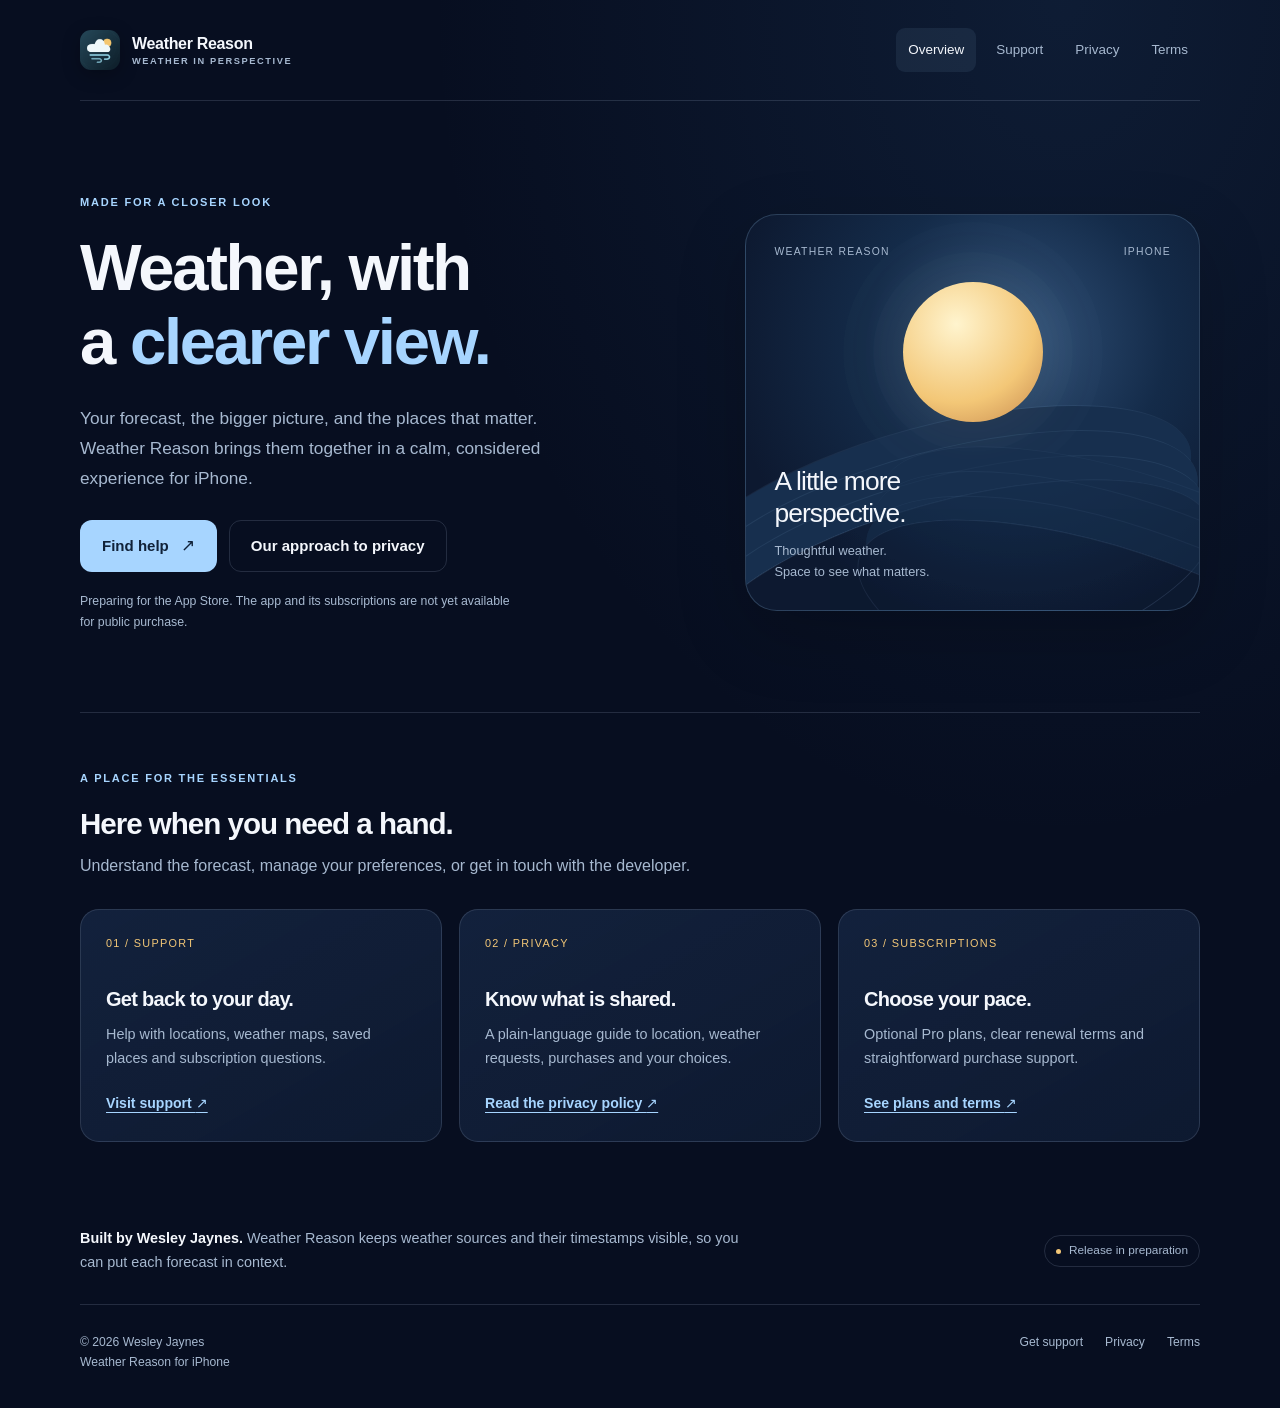
<file: index.html>
<!doctype html>
<html lang="en"><head><meta charset="utf-8"><meta name="viewport" content="width=device-width, initial-scale=1"><meta name="theme-color" content="#070e20"><title>A clearer view of your weather · Weather Reason</title><meta name="description" content="Support, privacy and subscription information for Weather Reason, an iPhone weather app by Wesley Jaynes."><link rel="canonical" href="https://shinywesley.github.io/weather-reason-support/"><link rel="icon" href="assets/app-icon.png" type="image/png"><link rel="apple-touch-icon" href="assets/app-icon.png"><link rel="stylesheet" href="assets/site.css"></head>
<body><a class="skip" href="#main">Skip to content</a><div class="wrap"><header class="site-header"><a class="brand" href="index.html" aria-label="Weather Reason home"><img src="assets/app-icon.png" width="40" height="40" alt=""><span>Weather Reason<small>Weather in perspective</small></span></a><nav class="nav" aria-label="Main navigation"><a href="index.html" aria-current="page">Overview</a><a href="support.html">Support</a><a href="privacy.html">Privacy</a><a href="terms.html">Terms</a></nav></header>
<main id="main">
<section class="hero"><div><p class="eyebrow">Made for a closer look</p><h1>Weather, with<br> a <em>clearer view.</em></h1><p class="intro">Your forecast, the bigger picture, and the places that matter. Weather Reason brings them together in a calm, considered experience for iPhone.</p><div class="actions"><a class="button" href="support.html">Find help <span class="arrow" aria-hidden="true">↗</span></a><a class="button secondary" href="privacy.html">Our approach to privacy</a></div><p class="availability">Preparing for the App Store. The app and its subscriptions are not yet available for public purchase.</p></div><div class="atmosphere" aria-label="Decorative illustration of a sun above atmospheric contour lines"><div class="atmosphere-top"><span>Weather Reason</span><span>iPhone</span></div><div class="orbit" aria-hidden="true"></div><div class="atmosphere-caption"><strong>A little more<br> perspective.</strong><p>Thoughtful weather.<br> Space to see what matters.</p></div></div></section>
<section class="section" aria-labelledby="help-title"><p class="eyebrow">A place for the essentials</p><h2 class="section-title" id="help-title">Here when you need a hand.</h2><p class="section-intro">Understand the forecast, manage your preferences, or get in touch with the developer.</p><div class="cards"><div class="card"><span class="card-number">01 / SUPPORT</span><h3>Get back to your day.</h3><p>Help with locations, weather maps, saved places and subscription questions.</p><a href="support.html">Visit support <span aria-hidden="true">↗</span></a></div><div class="card"><span class="card-number">02 / PRIVACY</span><h3>Know what is shared.</h3><p>A plain-language guide to location, weather requests, purchases and your choices.</p><a href="privacy.html">Read the privacy policy <span aria-hidden="true">↗</span></a></div><div class="card"><span class="card-number">03 / SUBSCRIPTIONS</span><h3>Choose your pace.</h3><p>Optional Pro plans, clear renewal terms and straightforward purchase support.</p><a href="terms.html">See plans and terms <span aria-hidden="true">↗</span></a></div></div></section>
<div class="trust-row"><p><strong>Built by Wesley Jaynes.</strong> Weather Reason keeps weather sources and their timestamps visible, so you can put each forecast in context.</p><span class="pill">Release in preparation</span></div>
</main><footer class="site-footer"><p>© 2026 Wesley Jaynes<br> Weather Reason for iPhone</p><nav class="footer-links" aria-label="Footer"><a href="support.html">Get support</a><a href="privacy.html">Privacy</a><a href="terms.html">Terms</a></nav></footer></div></body></html>
</file>
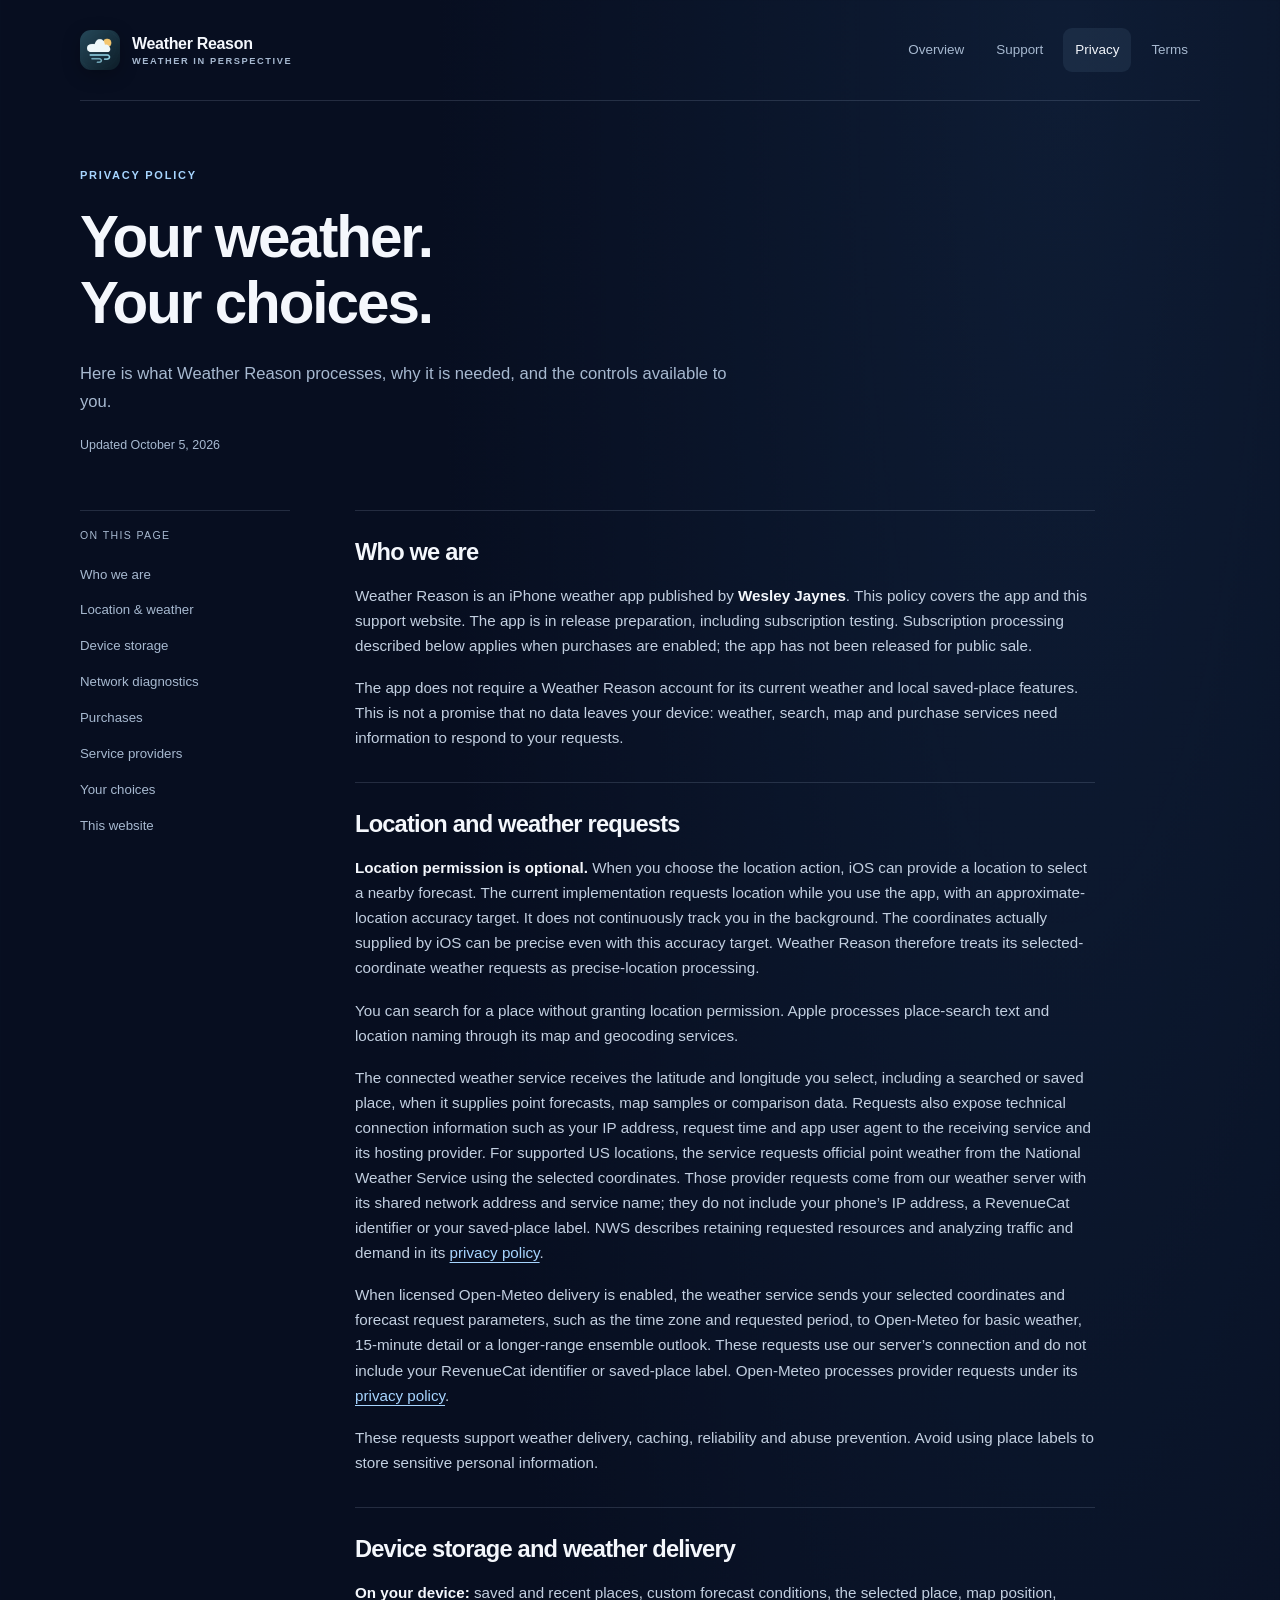
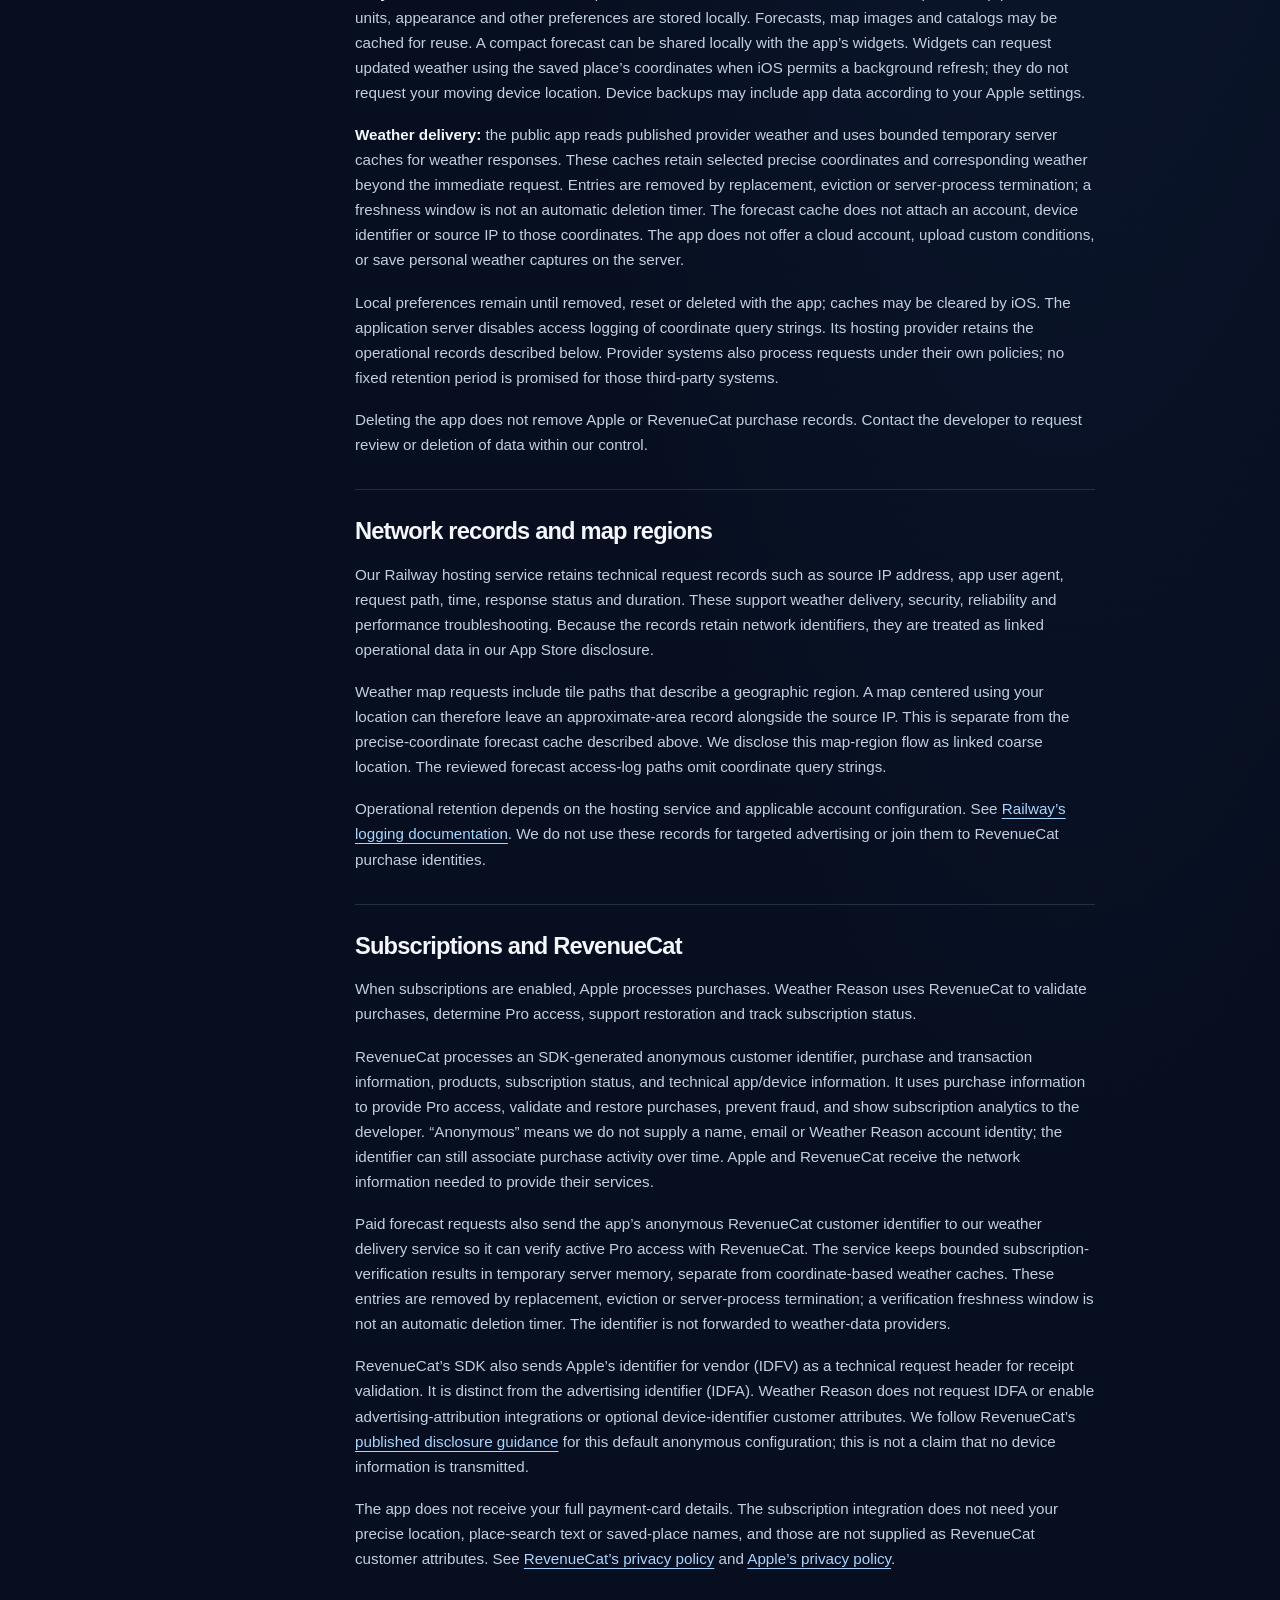
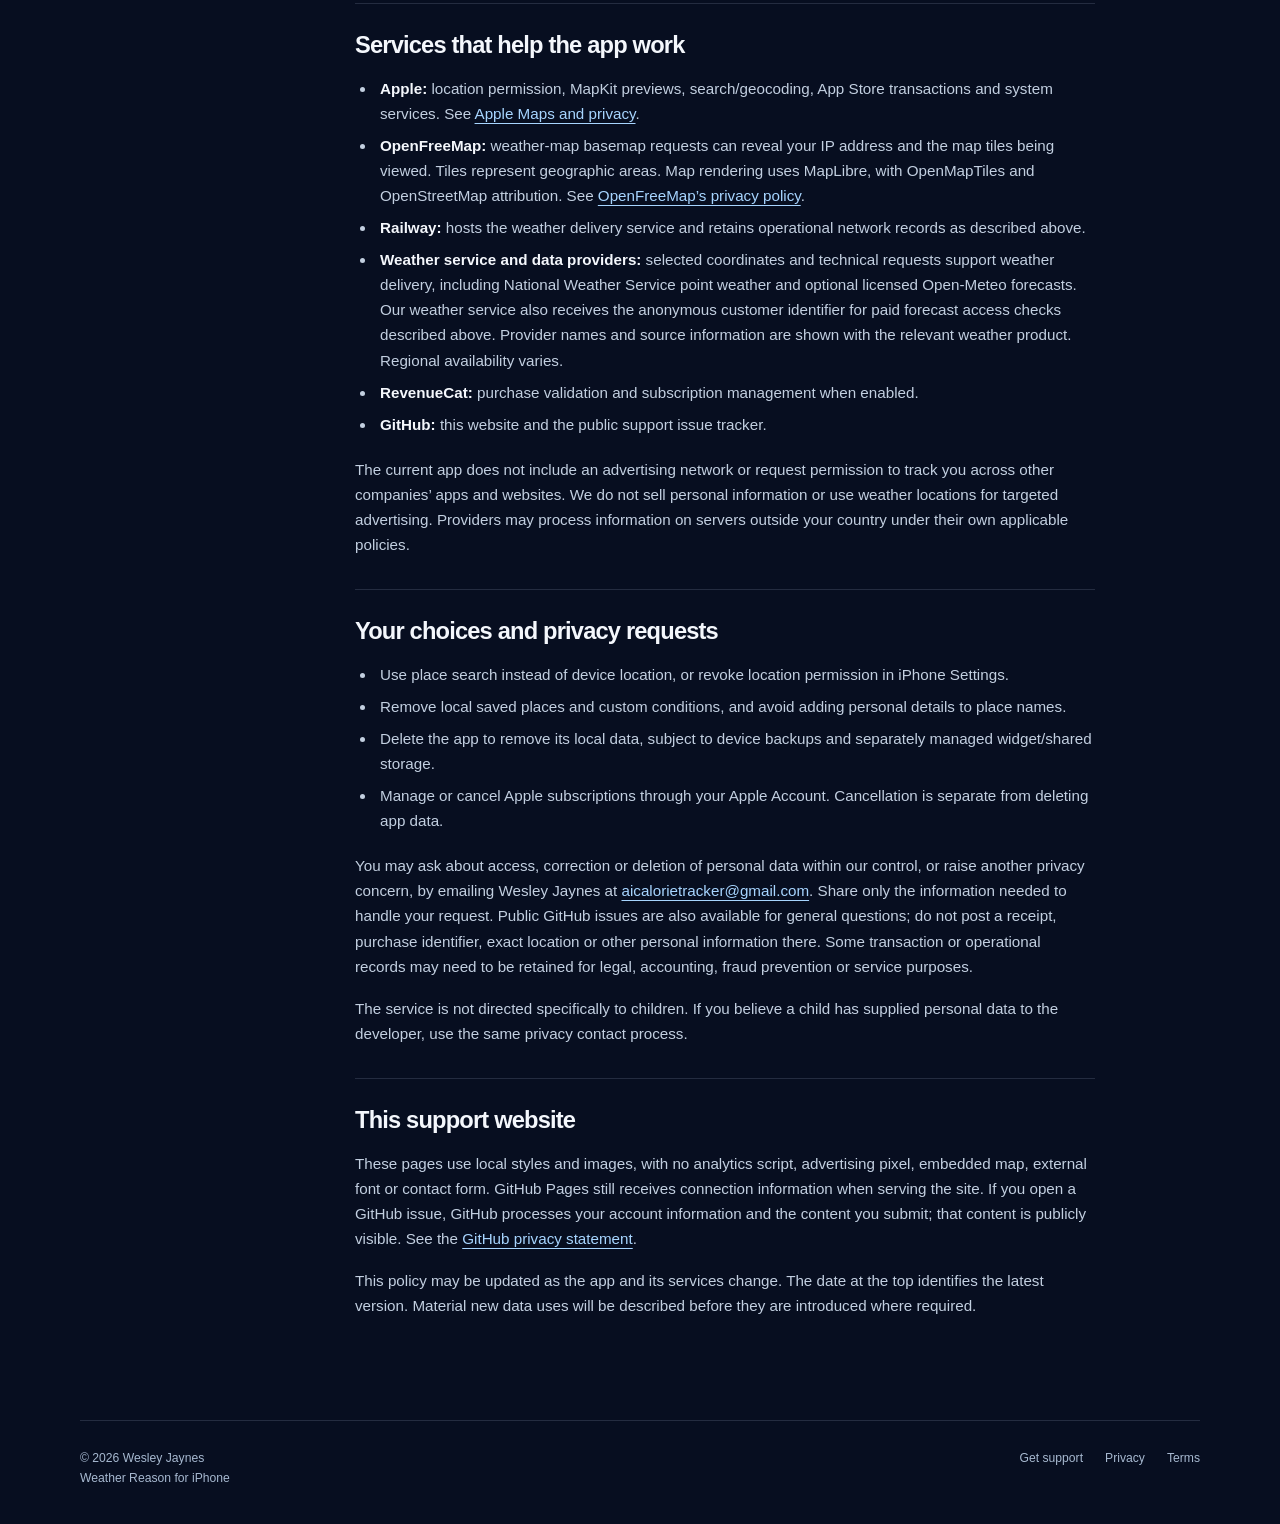
<file: privacy.html>
<!doctype html>
<html lang="en"><head><meta charset="utf-8"><meta name="viewport" content="width=device-width, initial-scale=1"><meta name="theme-color" content="#070e20"><title>Privacy policy · Weather Reason</title><meta name="description" content="How Weather Reason handles optional location, saved places, weather requests and subscription information."><link rel="canonical" href="https://shinywesley.github.io/weather-reason-support/privacy.html"><link rel="icon" href="assets/app-icon.png" type="image/png"><link rel="apple-touch-icon" href="assets/app-icon.png"><link rel="stylesheet" href="assets/site.css"></head>
<body><a class="skip" href="#main">Skip to content</a><div class="wrap"><header class="site-header"><a class="brand" href="index.html" aria-label="Weather Reason home"><img src="assets/app-icon.png" width="40" height="40" alt=""><span>Weather Reason<small>Weather in perspective</small></span></a><nav class="nav" aria-label="Main navigation"><a href="index.html">Overview</a><a href="support.html">Support</a><a href="privacy.html" aria-current="page">Privacy</a><a href="terms.html">Terms</a></nav></header>
<main id="main"><header class="page-heading"><p class="eyebrow">Privacy policy</p><h1>Your weather.<br> Your choices.</h1><p class="intro">Here is what Weather Reason processes, why it is needed, and the controls available to you.</p><p class="meta">Updated October 5, 2026</p></header><div class="article-layout"><aside class="contents" aria-label="On this page"><p>On this page</p><a href="#scope">Who we are</a><a href="#location">Location & weather</a><a href="#storage">Device storage</a><a href="#diagnostics">Network diagnostics</a><a href="#purchases">Purchases</a><a href="#providers">Service providers</a><a href="#choices">Your choices</a><a href="#website">This website</a></aside><article class="prose">
<section id="scope"><h2>Who we are</h2><p>Weather Reason is an iPhone weather app published by <strong>Wesley Jaynes</strong>. This policy covers the app and this support website. The app is in release preparation, including subscription testing. Subscription processing described below applies when purchases are enabled; the app has not been released for public sale.</p><p>The app does not require a Weather Reason account for its current weather and local saved-place features. This is not a promise that no data leaves your device: weather, search, map and purchase services need information to respond to your requests.</p></section>
<section id="location"><h2>Location and weather requests</h2><p><strong>Location permission is optional.</strong> When you choose the location action, iOS can provide a location to select a nearby forecast. The current implementation requests location while you use the app, with an approximate-location accuracy target. It does not continuously track you in the background. The coordinates actually supplied by iOS can be precise even with this accuracy target. Weather Reason therefore treats its selected-coordinate weather requests as precise-location processing.</p><p>You can search for a place without granting location permission. Apple processes place-search text and location naming through its map and geocoding services.</p><p>The connected weather service receives the latitude and longitude you select, including a searched or saved place, when it supplies point forecasts, map samples or comparison data. Requests also expose technical connection information such as your IP address, request time and app user agent to the receiving service and its hosting provider. For supported US locations, the service requests official point weather from the National Weather Service using the selected coordinates. Those provider requests come from our weather server with its shared network address and service name; they do not include your phone’s IP address, a RevenueCat identifier or your saved-place label. NWS describes retaining requested resources and analyzing traffic and demand in its <a href="https://www.weather.gov/privacy">privacy policy</a>.</p><p>When licensed Open-Meteo delivery is enabled, the weather service sends your selected coordinates and forecast request parameters, such as the time zone and requested period, to Open-Meteo for basic weather, 15-minute detail or a longer-range ensemble outlook. These requests use our server’s connection and do not include your RevenueCat identifier or saved-place label. Open-Meteo processes provider requests under its <a href="https://open-meteo.com/en/terms#privacy">privacy policy</a>.</p><p>These requests support weather delivery, caching, reliability and abuse prevention. Avoid using place labels to store sensitive personal information.</p></section>
<section id="storage"><h2>Device storage and weather delivery</h2><p><strong>On your device:</strong> saved and recent places, custom forecast conditions, the selected place, map position, units, appearance and other preferences are stored locally. Forecasts, map images and catalogs may be cached for reuse. A compact forecast can be shared locally with the app’s widgets. Widgets can request updated weather using the saved place’s coordinates when iOS permits a background refresh; they do not request your moving device location. Device backups may include app data according to your Apple settings.</p><p><strong>Weather delivery:</strong> the public app reads published provider weather and uses bounded temporary server caches for weather responses. These caches retain selected precise coordinates and corresponding weather beyond the immediate request. Entries are removed by replacement, eviction or server-process termination; a freshness window is not an automatic deletion timer. The forecast cache does not attach an account, device identifier or source IP to those coordinates. The app does not offer a cloud account, upload custom conditions, or save personal weather captures on the server.</p><p>Local preferences remain until removed, reset or deleted with the app; caches may be cleared by iOS. The application server disables access logging of coordinate query strings. Its hosting provider retains the operational records described below. Provider systems also process requests under their own policies; no fixed retention period is promised for those third-party systems.</p><p>Deleting the app does not remove Apple or RevenueCat purchase records. Contact the developer to request review or deletion of data within our control.</p></section>
<section id="diagnostics"><h2>Network records and map regions</h2><p>Our Railway hosting service retains technical request records such as source IP address, app user agent, request path, time, response status and duration. These support weather delivery, security, reliability and performance troubleshooting. Because the records retain network identifiers, they are treated as linked operational data in our App Store disclosure.</p><p>Weather map requests include tile paths that describe a geographic region. A map centered using your location can therefore leave an approximate-area record alongside the source IP. This is separate from the precise-coordinate forecast cache described above. We disclose this map-region flow as linked coarse location. The reviewed forecast access-log paths omit coordinate query strings.</p><p>Operational retention depends on the hosting service and applicable account configuration. See <a href="https://docs.railway.com/observability/logs">Railway’s logging documentation</a>. We do not use these records for targeted advertising or join them to RevenueCat purchase identities.</p></section>
<section id="purchases"><h2>Subscriptions and RevenueCat</h2><p>When subscriptions are enabled, Apple processes purchases. Weather Reason uses RevenueCat to validate purchases, determine Pro access, support restoration and track subscription status.</p><p>RevenueCat processes an SDK-generated anonymous customer identifier, purchase and transaction information, products, subscription status, and technical app/device information. It uses purchase information to provide Pro access, validate and restore purchases, prevent fraud, and show subscription analytics to the developer. “Anonymous” means we do not supply a name, email or Weather Reason account identity; the identifier can still associate purchase activity over time. Apple and RevenueCat receive the network information needed to provide their services.</p><p>Paid forecast requests also send the app’s anonymous RevenueCat customer identifier to our weather delivery service so it can verify active Pro access with RevenueCat. The service keeps bounded subscription-verification results in temporary server memory, separate from coordinate-based weather caches. These entries are removed by replacement, eviction or server-process termination; a verification freshness window is not an automatic deletion timer. The identifier is not forwarded to weather-data providers.</p><p>RevenueCat’s SDK also sends Apple’s identifier for vendor (IDFV) as a technical request header for receipt validation. It is distinct from the advertising identifier (IDFA). Weather Reason does not request IDFA or enable advertising-attribution integrations or optional device-identifier customer attributes. We follow RevenueCat’s <a href="https://www.revenuecat.com/docs/platform-resources/apple-platform-resources/apple-app-privacy">published disclosure guidance</a> for this default anonymous configuration; this is not a claim that no device information is transmitted.</p><p>The app does not receive your full payment-card details. The subscription integration does not need your precise location, place-search text or saved-place names, and those are not supplied as RevenueCat customer attributes. See <a href="https://www.revenuecat.com/privacy">RevenueCat’s privacy policy</a> and <a href="https://www.apple.com/legal/privacy/">Apple’s privacy policy</a>.</p></section>
<section id="providers"><h2>Services that help the app work</h2><ul><li><strong>Apple:</strong> location permission, MapKit previews, search/geocoding, App Store transactions and system services. See <a href="https://www.apple.com/legal/privacy/data/en/apple-maps/">Apple Maps and privacy</a>.</li><li><strong>OpenFreeMap:</strong> weather-map basemap requests can reveal your IP address and the map tiles being viewed. Tiles represent geographic areas. Map rendering uses MapLibre, with OpenMapTiles and OpenStreetMap attribution. See <a href="https://openfreemap.org/privacy/">OpenFreeMap’s privacy policy</a>.</li><li><strong>Railway:</strong> hosts the weather delivery service and retains operational network records as described above.</li><li><strong>Weather service and data providers:</strong> selected coordinates and technical requests support weather delivery, including National Weather Service point weather and optional licensed Open-Meteo forecasts. Our weather service also receives the anonymous customer identifier for paid forecast access checks described above. Provider names and source information are shown with the relevant weather product. Regional availability varies.</li><li><strong>RevenueCat:</strong> purchase validation and subscription management when enabled.</li><li><strong>GitHub:</strong> this website and the public support issue tracker.</li></ul><p>The current app does not include an advertising network or request permission to track you across other companies’ apps and websites. We do not sell personal information or use weather locations for targeted advertising. Providers may process information on servers outside your country under their own applicable policies.</p></section>
<section id="choices"><h2>Your choices and privacy requests</h2><ul><li>Use place search instead of device location, or revoke location permission in iPhone Settings.</li><li>Remove local saved places and custom conditions, and avoid adding personal details to place names.</li><li>Delete the app to remove its local data, subject to device backups and separately managed widget/shared storage.</li><li>Manage or cancel Apple subscriptions through your Apple Account. Cancellation is separate from deleting app data.</li></ul><p>You may ask about access, correction or deletion of personal data within our control, or raise another privacy concern, by emailing Wesley Jaynes at <a href="mailto:aicalorietracker@gmail.com">aicalorietracker@gmail.com</a>. Share only the information needed to handle your request. Public GitHub issues are also available for general questions; do not post a receipt, purchase identifier, exact location or other personal information there. Some transaction or operational records may need to be retained for legal, accounting, fraud prevention or service purposes.</p><p>The service is not directed specifically to children. If you believe a child has supplied personal data to the developer, use the same privacy contact process.</p></section>
<section id="website"><h2>This support website</h2><p>These pages use local styles and images, with no analytics script, advertising pixel, embedded map, external font or contact form. GitHub Pages still receives connection information when serving the site. If you open a GitHub issue, GitHub processes your account information and the content you submit; that content is publicly visible. See the <a href="https://docs.github.com/en/site-policy/privacy-policies/github-general-privacy-statement">GitHub privacy statement</a>.</p><p>This policy may be updated as the app and its services change. The date at the top identifies the latest version. Material new data uses will be described before they are introduced where required.</p></section>
</article></div></main><footer class="site-footer"><p>© 2026 Wesley Jaynes<br> Weather Reason for iPhone</p><nav class="footer-links" aria-label="Footer"><a href="support.html">Get support</a><a href="privacy.html">Privacy</a><a href="terms.html">Terms</a></nav></footer></div></body></html>
</file>
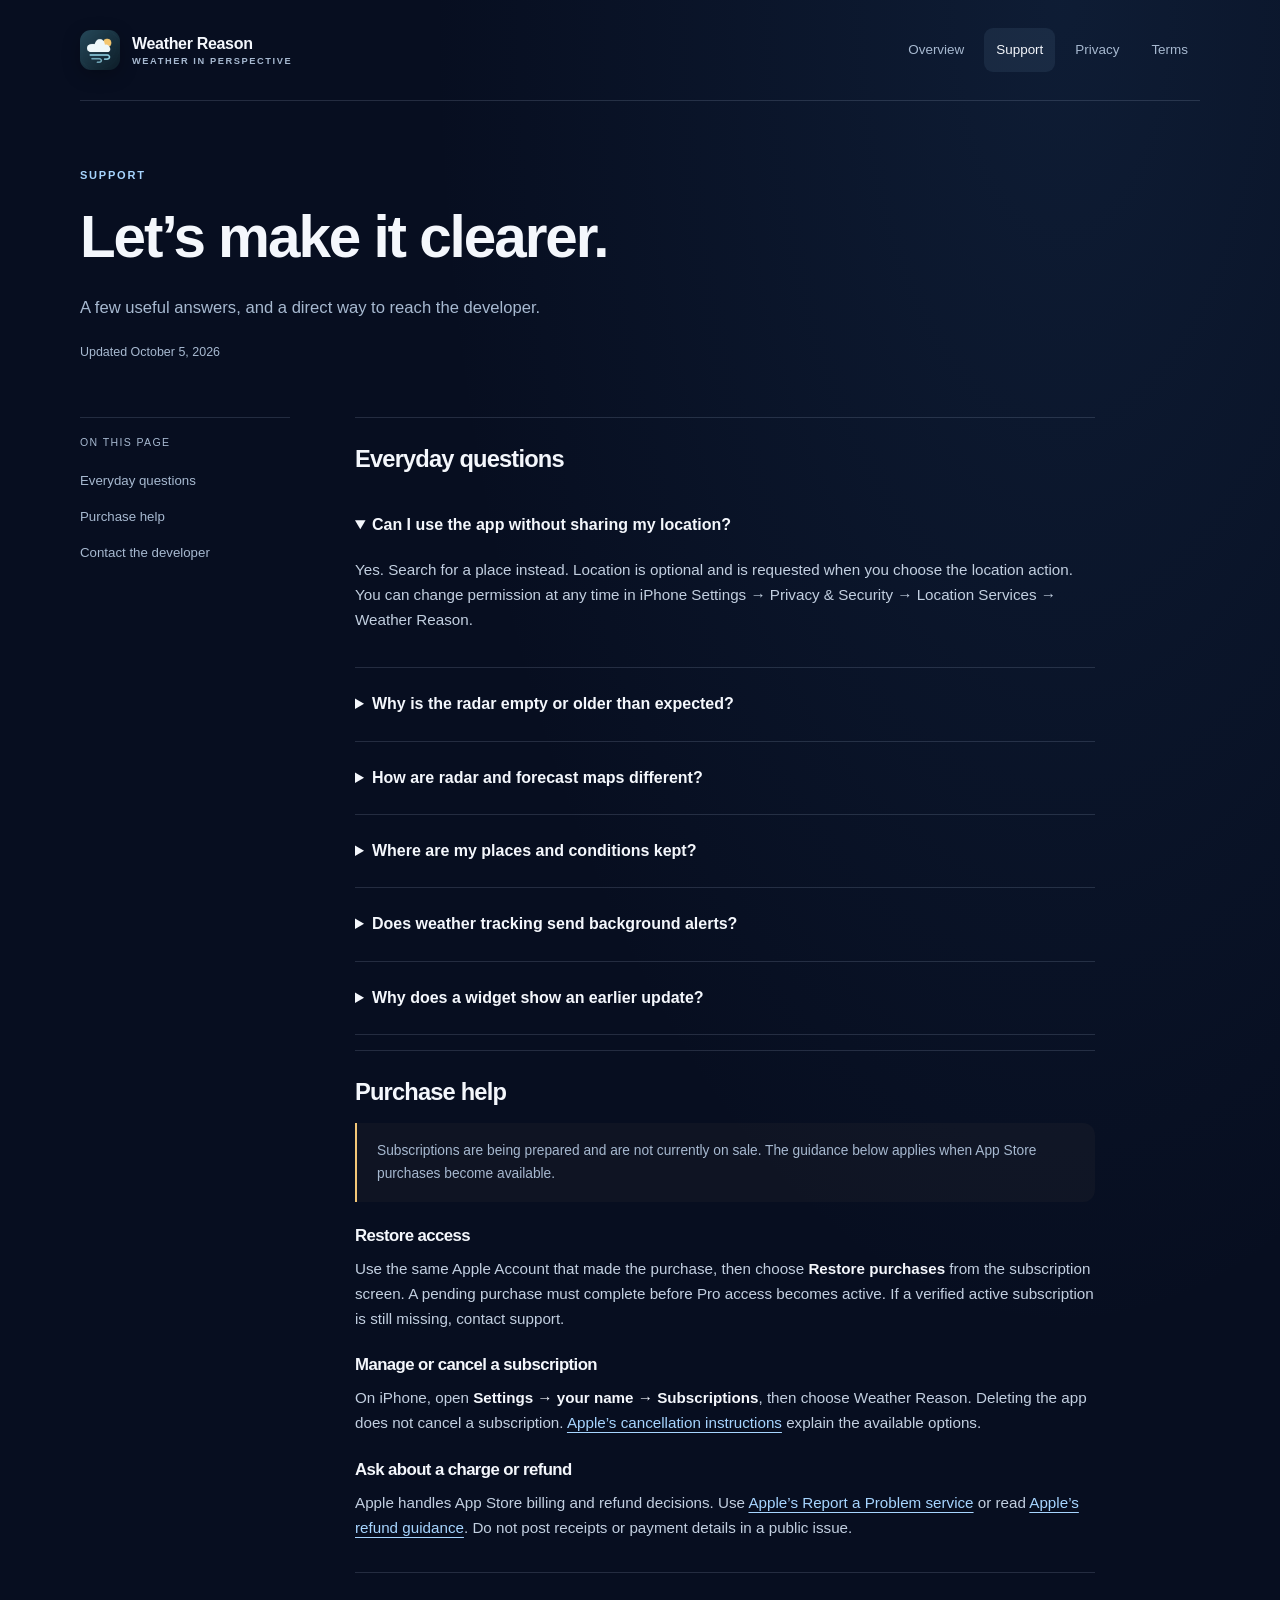
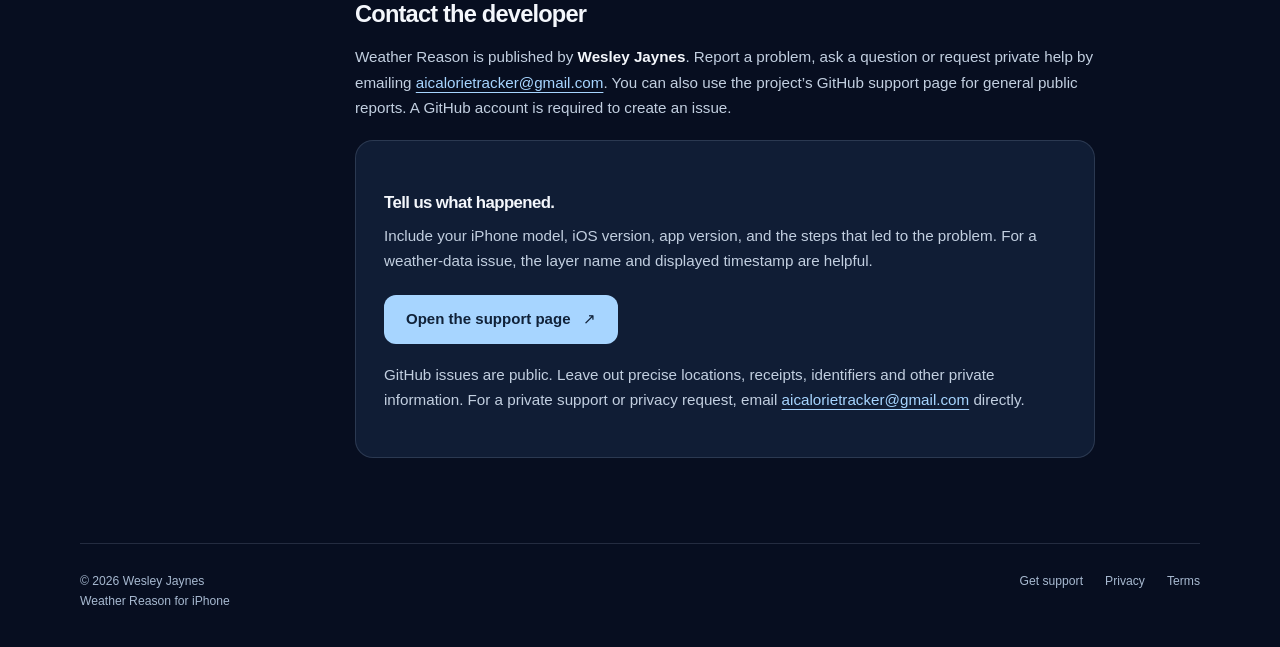
<file: support.html>
<!doctype html>
<html lang="en"><head><meta charset="utf-8"><meta name="viewport" content="width=device-width, initial-scale=1"><meta name="theme-color" content="#070e20"><title>Support · Weather Reason</title><meta name="description" content="Find help with Weather Reason locations, radar, saved weather, subscriptions and privacy questions."><link rel="canonical" href="https://shinywesley.github.io/weather-reason-support/support.html"><link rel="icon" href="assets/app-icon.png" type="image/png"><link rel="apple-touch-icon" href="assets/app-icon.png"><link rel="stylesheet" href="assets/site.css"></head>
<body><a class="skip" href="#main">Skip to content</a><div class="wrap"><header class="site-header"><a class="brand" href="index.html" aria-label="Weather Reason home"><img src="assets/app-icon.png" width="40" height="40" alt=""><span>Weather Reason<small>Weather in perspective</small></span></a><nav class="nav" aria-label="Main navigation"><a href="index.html">Overview</a><a href="support.html" aria-current="page">Support</a><a href="privacy.html">Privacy</a><a href="terms.html">Terms</a></nav></header>
<main id="main"><header class="page-heading"><p class="eyebrow">Support</p><h1>Let’s make it clearer.</h1><p class="intro">A few useful answers, and a direct way to reach the developer.</p><p class="meta">Updated October 5, 2026</p></header><div class="article-layout"><aside class="contents" aria-label="On this page"><p>On this page</p><a href="#quick-help">Everyday questions</a><a href="#purchases">Purchase help</a><a href="#contact">Contact the developer</a></aside><article class="prose">
<section id="quick-help"><h2>Everyday questions</h2><details open><summary>Can I use the app without sharing my location?</summary><p>Yes. Search for a place instead. Location is optional and is requested when you choose the location action. You can change permission at any time in iPhone Settings → Privacy &amp; Security → Location Services → Weather Reason.</p></details><details><summary>Why is the radar empty or older than expected?</summary><p>Check the source and timestamp on the map. Radar coverage varies, and a clear area does not always mean dry weather. Data may be delayed, unavailable, or outside the source’s coverage. Refresh the view or try another supported layer. Saved weather keeps its original time.</p></details><details><summary>How are radar and forecast maps different?</summary><p>Observed radar shows captured observations. Forecast layers show a model’s prediction for the displayed time. Rainfall rate, accumulated rainfall and the chance of precipitation mean different things; use the layer’s legend, units and time window.</p></details><details><summary>Where are my places and conditions kept?</summary><p>Saved and recent places, custom forecast conditions, preferences and cached forecasts stay on your device. The public app does not upload your conditions or save personal weather captures on the server. See the <a href="privacy.html#storage">storage details</a>.</p></details><details><summary>Does weather tracking send background alerts?</summary><p>Custom conditions refresh when you open tracking or pull down to refresh. The app shows supported official alerts while you use it. It does not provide continuous background monitoring or push delivery. A saved place or tracking view is not an emergency notification service.</p></details><details><summary>Why does a widget show an earlier update?</summary><p>Widgets use a compact copy of the last shared forecast and show its original update time. iOS controls background refresh timing. Open the app and refresh the selected place to request newer available weather.</p></details></section>
<section id="purchases"><h2>Purchase help</h2><div class="note">Subscriptions are being prepared and are not currently on sale. The guidance below applies when App Store purchases become available.</div><h3>Restore access</h3><p>Use the same Apple Account that made the purchase, then choose <strong>Restore purchases</strong> from the subscription screen. A pending purchase must complete before Pro access becomes active. If a verified active subscription is still missing, contact support.</p><h3>Manage or cancel a subscription</h3><p>On iPhone, open <strong>Settings → your name → Subscriptions</strong>, then choose Weather Reason. Deleting the app does not cancel a subscription. <a href="https://support.apple.com/en-us/118428">Apple’s cancellation instructions</a> explain the available options.</p><h3>Ask about a charge or refund</h3><p>Apple handles App Store billing and refund decisions. Use <a href="https://reportaproblem.apple.com/">Apple’s Report a Problem service</a> or read <a href="https://support.apple.com/en-us/118223">Apple’s refund guidance</a>. Do not post receipts or payment details in a public issue.</p></section>
<section id="contact"><h2>Contact the developer</h2><p>Weather Reason is published by <strong>Wesley Jaynes</strong>. Report a problem, ask a question or request private help by emailing <a href="mailto:aicalorietracker@gmail.com">aicalorietracker@gmail.com</a>. You can also use the project’s GitHub support page for general public reports. A GitHub account is required to create an issue.</p><div class="contact-box"><h3>Tell us what happened.</h3><p>Include your iPhone model, iOS version, app version, and the steps that led to the problem. For a weather-data issue, the layer name and displayed timestamp are helpful.</p><a class="button" href="https://github.com/shinywesley/weather-reason-support/issues">Open the support page <span aria-hidden="true">↗</span></a><p class="meta" style="margin-top:18px">GitHub issues are public. Leave out precise locations, receipts, identifiers and other private information. For a private support or privacy request, email <a href="mailto:aicalorietracker@gmail.com">aicalorietracker@gmail.com</a> directly.</p></div></section>
</article></div></main><footer class="site-footer"><p>© 2026 Wesley Jaynes<br> Weather Reason for iPhone</p><nav class="footer-links" aria-label="Footer"><a href="support.html">Get support</a><a href="privacy.html">Privacy</a><a href="terms.html">Terms</a></nav></footer></div></body></html>
</file>
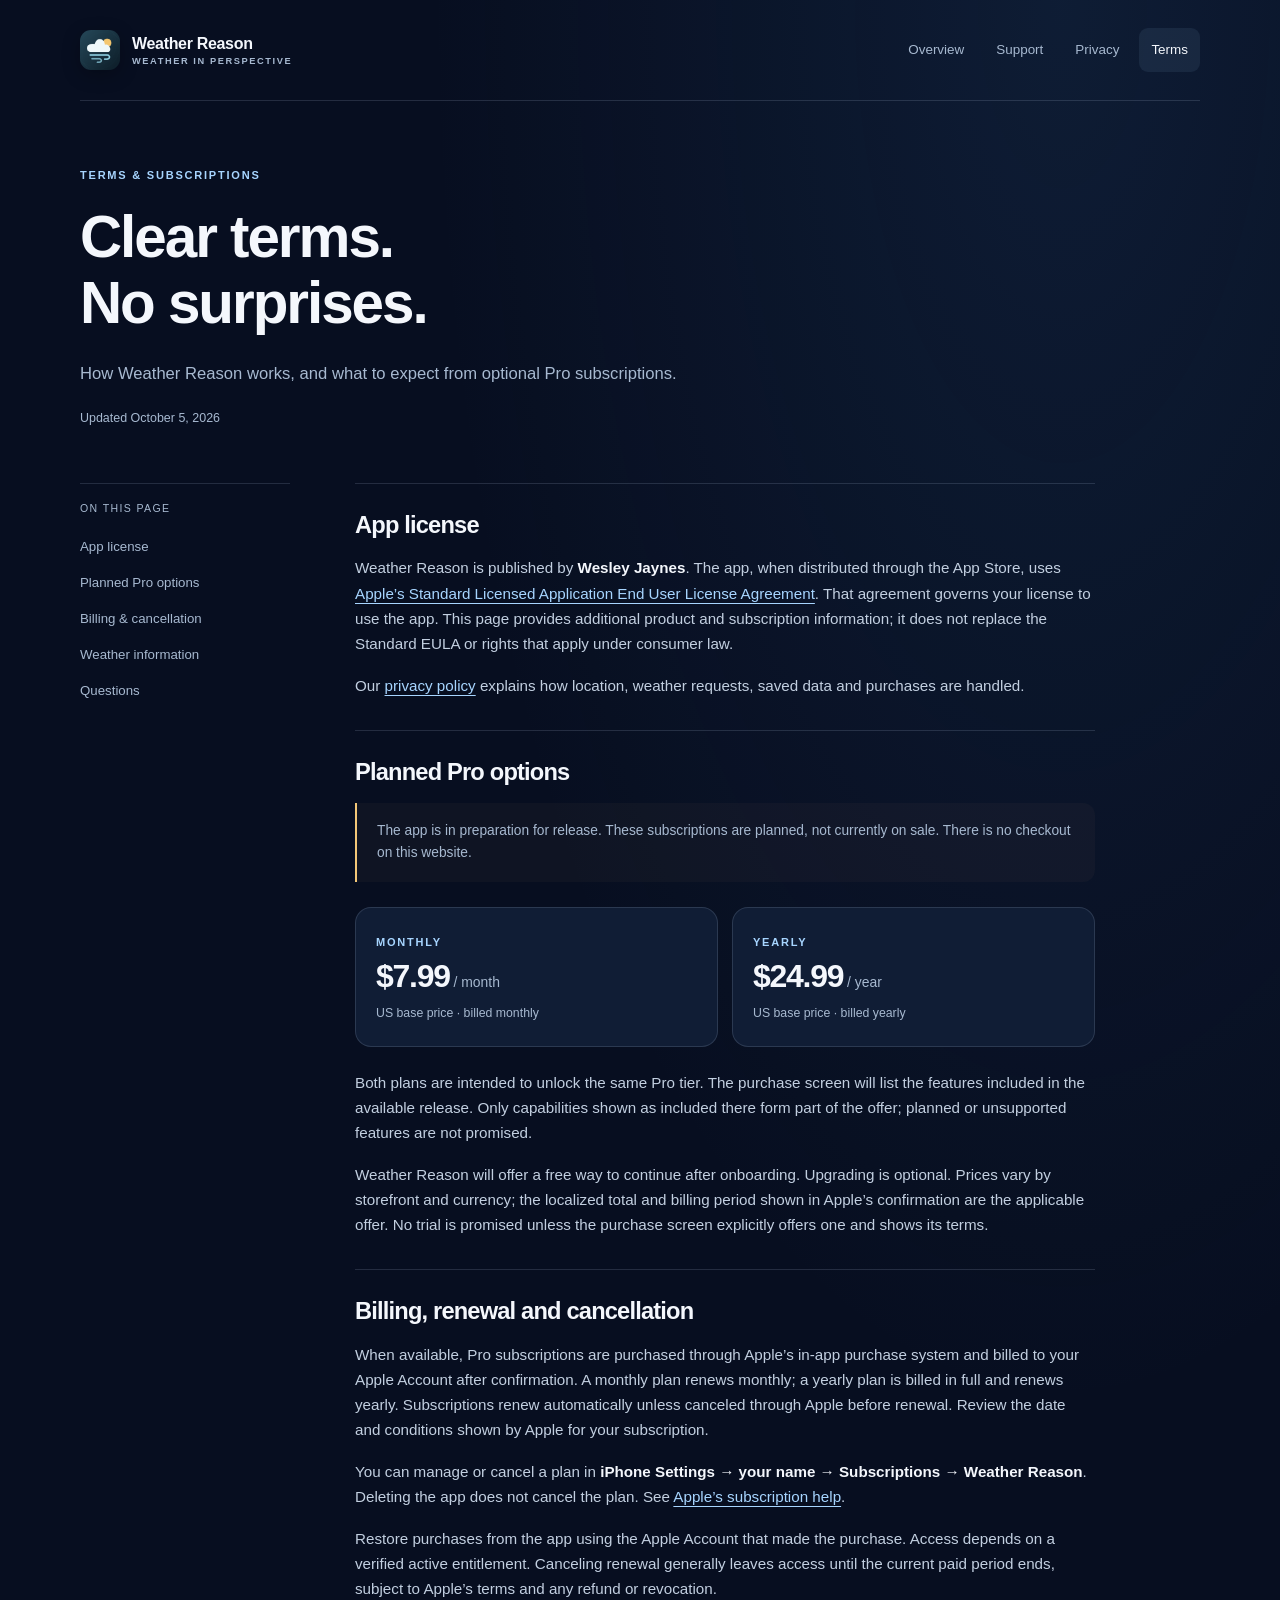
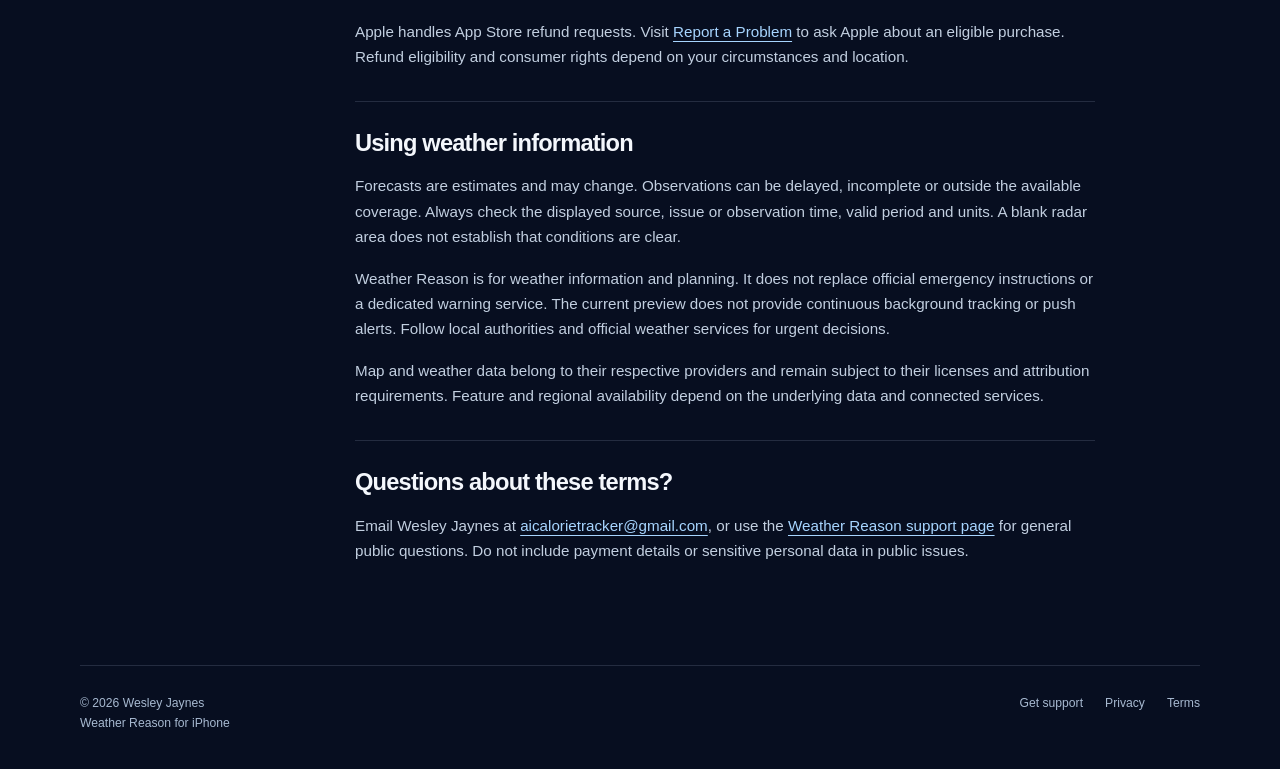
<file: terms.html>
<!doctype html>
<html lang="en"><head><meta charset="utf-8"><meta name="viewport" content="width=device-width, initial-scale=1"><meta name="theme-color" content="#070e20"><title>Terms and subscriptions · Weather Reason</title><meta name="description" content="Weather Reason terms, planned Pro subscriptions, billing, cancellation and Apple standard EULA."><link rel="canonical" href="https://shinywesley.github.io/weather-reason-support/terms.html"><link rel="icon" href="assets/app-icon.png" type="image/png"><link rel="apple-touch-icon" href="assets/app-icon.png"><link rel="stylesheet" href="assets/site.css"></head>
<body><a class="skip" href="#main">Skip to content</a><div class="wrap"><header class="site-header"><a class="brand" href="index.html" aria-label="Weather Reason home"><img src="assets/app-icon.png" width="40" height="40" alt=""><span>Weather Reason<small>Weather in perspective</small></span></a><nav class="nav" aria-label="Main navigation"><a href="index.html">Overview</a><a href="support.html">Support</a><a href="privacy.html">Privacy</a><a href="terms.html" aria-current="page">Terms</a></nav></header>
<main id="main"><header class="page-heading"><p class="eyebrow">Terms & subscriptions</p><h1>Clear terms.<br> No surprises.</h1><p class="intro">How Weather Reason works, and what to expect from optional Pro subscriptions.</p><p class="meta">Updated October 5, 2026</p></header><div class="article-layout"><aside class="contents" aria-label="On this page"><p>On this page</p><a href="#license">App license</a><a href="#plans">Planned Pro options</a><a href="#billing">Billing & cancellation</a><a href="#weather">Weather information</a><a href="#contact">Questions</a></aside><article class="prose">
<section id="license"><h2>App license</h2><p>Weather Reason is published by <strong>Wesley Jaynes</strong>. The app, when distributed through the App Store, uses <a href="https://www.apple.com/legal/internet-services/itunes/dev/stdeula/">Apple’s Standard Licensed Application End User License Agreement</a>. That agreement governs your license to use the app. This page provides additional product and subscription information; it does not replace the Standard EULA or rights that apply under consumer law.</p><p>Our <a href="privacy.html">privacy policy</a> explains how location, weather requests, saved data and purchases are handled.</p></section>
<section id="plans"><h2>Planned Pro options</h2><div class="note">The app is in preparation for release. These subscriptions are planned, not currently on sale. There is no checkout on this website.</div><div class="price-grid"><div class="price"><span class="eyebrow">Monthly</span><span class="amount">$7.99<small> / month</small></span><span class="caption">US base price · billed monthly</span></div><div class="price"><span class="eyebrow">Yearly</span><span class="amount">$24.99<small> / year</small></span><span class="caption">US base price · billed yearly</span></div></div><p>Both plans are intended to unlock the same Pro tier. The purchase screen will list the features included in the available release. Only capabilities shown as included there form part of the offer; planned or unsupported features are not promised.</p><p>Weather Reason will offer a free way to continue after onboarding. Upgrading is optional. Prices vary by storefront and currency; the localized total and billing period shown in Apple’s confirmation are the applicable offer. No trial is promised unless the purchase screen explicitly offers one and shows its terms.</p></section>
<section id="billing"><h2>Billing, renewal and cancellation</h2><p>When available, Pro subscriptions are purchased through Apple’s in-app purchase system and billed to your Apple Account after confirmation. A monthly plan renews monthly; a yearly plan is billed in full and renews yearly. Subscriptions renew automatically unless canceled through Apple before renewal. Review the date and conditions shown by Apple for your subscription.</p><p>You can manage or cancel a plan in <strong>iPhone Settings → your name → Subscriptions → Weather Reason</strong>. Deleting the app does not cancel the plan. See <a href="https://support.apple.com/en-us/118428">Apple’s subscription help</a>.</p><p>Restore purchases from the app using the Apple Account that made the purchase. Access depends on a verified active entitlement. Canceling renewal generally leaves access until the current paid period ends, subject to Apple’s terms and any refund or revocation.</p><p>Apple handles App Store refund requests. Visit <a href="https://reportaproblem.apple.com/">Report a Problem</a> to ask Apple about an eligible purchase. Refund eligibility and consumer rights depend on your circumstances and location.</p></section>
<section id="weather"><h2>Using weather information</h2><p>Forecasts are estimates and may change. Observations can be delayed, incomplete or outside the available coverage. Always check the displayed source, issue or observation time, valid period and units. A blank radar area does not establish that conditions are clear.</p><p>Weather Reason is for weather information and planning. It does not replace official emergency instructions or a dedicated warning service. The current preview does not provide continuous background tracking or push alerts. Follow local authorities and official weather services for urgent decisions.</p><p>Map and weather data belong to their respective providers and remain subject to their licenses and attribution requirements. Feature and regional availability depend on the underlying data and connected services.</p></section>
<section id="contact"><h2>Questions about these terms?</h2><p>Email Wesley Jaynes at <a href="mailto:aicalorietracker@gmail.com">aicalorietracker@gmail.com</a>, or use the <a href="https://github.com/shinywesley/weather-reason-support/issues">Weather Reason support page</a> for general public questions. Do not include payment details or sensitive personal data in public issues.</p></section>
</article></div></main><footer class="site-footer"><p>© 2026 Wesley Jaynes<br> Weather Reason for iPhone</p><nav class="footer-links" aria-label="Footer"><a href="support.html">Get support</a><a href="privacy.html">Privacy</a><a href="terms.html">Terms</a></nav></footer></div></body></html>
</file>
<file: assets/site.css>
:root{color-scheme:dark;--ink:#070e20;--surface:#101d35;--raised:#1c3051;--text:#f4f7fc;--muted:#a7b9d0;--cyan:#a7d5ff;--gold:#f3c777;--line:rgba(167,185,208,.18);font-family:-apple-system,BlinkMacSystemFont,"Segoe UI",sans-serif;font-synthesis:none;background:var(--ink);color:var(--text)}
*{box-sizing:border-box}html{scroll-behavior:smooth;scroll-padding-top:30px}body{margin:0;line-height:1.65;background:radial-gradient(ellipse at 83% 0,rgba(51,103,159,.16),transparent 42%),var(--ink)}a{color:var(--cyan);text-underline-offset:4px;text-decoration-thickness:1px}a:hover{color:#fff}button,a,summary{-webkit-tap-highlight-color:transparent}a:focus-visible,summary:focus-visible{outline:3px solid var(--gold);outline-offset:5px;border-radius:4px}a.button{display:inline-flex;justify-content:center;align-items:center;gap:12px;min-height:48px;padding:11px 21px;border-radius:12px;font-size:.94rem;font-weight:650;text-decoration:none;background:var(--cyan);color:#102239;border:1px solid transparent;transition:background .16s,transform .16s}a.button:hover{background:#cce6ff;transform:translateY(-1px)}a.button.secondary{background:transparent;color:var(--text);border-color:var(--line)}a.button.secondary:hover{background:var(--raised)}.skip{position:absolute;left:16px;top:-80px;background:var(--gold);color:var(--ink);padding:12px;z-index:10}.skip:focus{top:12px}.wrap{width:min(1120px,calc(100% - 64px));margin-inline:auto}.site-header{display:flex;align-items:center;justify-content:space-between;gap:24px;padding:28px 0;border-bottom:1px solid var(--line)}.brand{display:flex;gap:12px;align-items:center;text-decoration:none;color:var(--text);font-weight:680;letter-spacing:-.02em;white-space:nowrap}.brand img{width:40px;height:40px;border-radius:11px;box-shadow:0 5px 18px #0004}.brand span{display:block}.brand small{display:block;font-size:.58rem;letter-spacing:.17em;color:var(--muted);text-transform:uppercase;font-weight:550;margin-top:-3px}.nav{display:flex;gap:8px;align-items:center;flex-wrap:wrap}.nav a{font-size:.84rem;text-decoration:none;color:var(--muted);padding:9px 12px;border-radius:9px;min-height:44px;display:flex;align-items:center}.nav a:hover,.nav a[aria-current=page]{background:rgba(167,213,255,.08);color:var(--text)}main{min-height:65vh}.hero{display:grid;grid-template-columns:1.13fr .87fr;gap:75px;align-items:center;padding:92px 0 80px}.eyebrow{text-transform:uppercase;letter-spacing:.16em;font-size:.69rem;font-weight:700;color:var(--cyan);margin:0 0 20px}.pill{display:inline-flex;align-items:center;gap:8px;padding:5px 11px;border:1px solid var(--line);border-radius:99px;color:var(--muted);font-size:.74rem}.pill:before{content:"";display:block;width:5px;height:5px;border-radius:50%;background:var(--gold)}h1,h2,h3,p{margin-top:0}h1,h2,h3{line-height:1.13;font-weight:600;letter-spacing:-.035em}h1{font-size:clamp(2.6rem,5.1vw,4.25rem);margin-bottom:24px}h1 em{font-style:normal;color:var(--cyan)}.hero .intro{font-size:1.08rem;max-width:510px;color:var(--muted);line-height:1.75;margin-bottom:27px}.actions{display:flex;flex-wrap:wrap;gap:12px}.availability{font-size:.77rem;color:var(--muted);margin:19px 0 0;max-width:430px}.atmosphere{position:relative;border-radius:32px;min-height:383px;border:1px solid rgba(167,213,255,.2);background:radial-gradient(ellipse at 60% 31%,#305179 0,#142b49 39%,#0d1930 76%);overflow:hidden;padding:28px;box-shadow:0 24px 70px #0003}.atmosphere:before,.atmosphere:after{content:"";position:absolute;width:530px;height:180px;border-radius:50%;left:-58px;bottom:-72px;border:1px solid #a7d5ff24;transform:rotate(-15deg);box-shadow:0 -25px 0 -1px #172f4e,0 -26px 0 -1px #a7d5ff15,0 -51px 0 -1px #172f4e,0 -52px 0 -1px #a7d5ff15,0 -77px 0 -1px #172f4e,0 -78px 0 -1px #a7d5ff12}.atmosphere:after{left:100px;bottom:-120px;transform:rotate(18deg);opacity:.6}.orbit{position:relative;width:140px;height:140px;border-radius:50%;margin:22px auto 44px;background:radial-gradient(circle at 38% 30%,#fff4ce,#f3c777 60%,#c5874d);box-shadow:0 0 70px #f3c77715,0 0 0 30px #a7d5ff05,0 0 0 60px #a7d5ff03}.atmosphere-top{display:flex;justify-content:space-between;gap:12px;color:var(--muted);font-size:.65rem;letter-spacing:.12em;text-transform:uppercase}.atmosphere-caption{position:relative;z-index:1;max-width:220px}.atmosphere-caption strong{font-size:1.65rem;letter-spacing:-.035em;font-weight:500;line-height:1.2;display:block}.atmosphere-caption p{font-size:.8rem;color:var(--muted);margin:10px 0 0}.section{padding:56px 0;border-top:1px solid var(--line)}.section-title{font-size:1.85rem;margin-bottom:12px}.section-intro{max-width:660px;color:var(--muted);margin-bottom:30px}.cards{display:grid;grid-template-columns:repeat(3,minmax(0,1fr));gap:17px}.card{background:linear-gradient(150deg,rgba(28,48,81,.58),rgba(16,29,53,.78));border:1px solid var(--line);border-radius:19px;padding:25px}.card-number{font-size:.68rem;letter-spacing:.12em;color:var(--gold);display:block;margin-bottom:35px}.card h3{font-size:1.25rem;margin-bottom:13px}.card p{font-size:.9rem;color:var(--muted);margin-bottom:19px}.card a{font-size:.88rem;font-weight:600}.trust-row{display:flex;justify-content:space-between;gap:30px;padding:29px 0;align-items:center}.trust-row p{color:var(--muted);font-size:.9rem;max-width:660px;margin:0}.trust-row strong{color:var(--text)}.page-heading{padding:65px 0 42px;max-width:790px}.page-heading h1{font-size:clamp(2.4rem,5vw,3.65rem)}.page-heading .intro{color:var(--muted);font-size:1.04rem;max-width:670px;margin-bottom:20px}.article-layout{display:grid;grid-template-columns:210px minmax(0,740px);gap:65px;padding-bottom:70px}.contents{align-self:start;position:sticky;top:28px;border-top:1px solid var(--line);padding-top:16px}.contents p{font-size:.66rem;color:var(--muted);letter-spacing:.13em;text-transform:uppercase;margin-bottom:12px}.contents a{display:block;color:var(--muted);font-size:.83rem;padding:7px 0;text-decoration:none}.contents a:hover{color:var(--cyan)}.prose{min-width:0}.prose section{padding:28px 0 15px;border-top:1px solid var(--line)}.prose h2{font-size:1.48rem;margin-bottom:17px}.prose h3{font-size:1.05rem;margin:25px 0 10px}.prose p,.prose li{color:#c2cfe0;font-size:.95rem}.prose p{margin-bottom:17px}.prose ul,.prose ol{padding-left:21px;margin:0 0 20px}.prose li{padding-left:4px;margin:7px 0}.prose strong{color:var(--text);font-weight:620}.note{border-left:2px solid var(--gold);background:#f3c77708;padding:17px 20px;border-radius:0 12px 12px 0;color:var(--muted);font-size:.86rem;margin-bottom:25px}.note p:last-child{margin-bottom:0}.price-grid{display:grid;grid-template-columns:1fr 1fr;gap:14px;margin:23px 0}.price{border:1px solid var(--line);border-radius:16px;padding:20px;background:var(--surface)}.price .amount{display:block;font-size:2rem;font-weight:600;letter-spacing:-.04em;color:var(--text);line-height:1.4}.price .amount small{font-size:.87rem;font-weight:450;letter-spacing:0;color:var(--muted)}.price .caption{font-size:.77rem;color:var(--muted)}details{border-bottom:1px solid var(--line);padding:18px 0}summary{cursor:pointer;font-size:1rem;font-weight:580;color:var(--text);padding:5px 18px 5px 0}details p{margin:13px 0 2px}.site-footer{border-top:1px solid var(--line);padding:27px 0 36px;color:var(--muted);display:flex;justify-content:space-between;gap:24px;font-size:.76rem}.site-footer p{margin:0}.footer-links{display:flex;gap:22px;align-items:flex-start;flex-wrap:wrap}.footer-links a{color:var(--muted);text-decoration:none}.footer-links a:hover{color:var(--text)}.meta{color:var(--muted);font-size:.78rem}.contact-box{padding:28px;border:1px solid var(--line);border-radius:18px;background:var(--surface);margin-top:20px}.contact-box h2{margin-top:0}.contact-box .button{margin-top:5px}.arrow{font-size:1.12em}
@media(max-width:850px){.wrap{width:min(100% - 40px,690px)}.hero{gap:35px;padding:65px 0}.atmosphere{min-height:340px;padding:22px}.orbit{width:110px;height:110px;margin:25px auto 43px}.hero h1{font-size:3rem}.cards{gap:12px}.card{padding:21px}.article-layout{grid-template-columns:155px 1fr;gap:30px}.nav{gap:0}.nav a{padding-inline:9px}}
@media(max-width:620px){.wrap{width:calc(100% - 36px)}.site-header{align-items:flex-start;padding:20px 0 16px;gap:16px;flex-wrap:wrap}.brand img{width:36px;height:36px}.nav{width:100%;justify-content:space-between;margin-left:-8px}.nav a{padding:7px 8px;min-height:38px}.hero{grid-template-columns:1fr;padding:43px 0;gap:35px}.hero h1{font-size:3.25rem}.hero .intro{font-size:1.02rem}.eyebrow{margin-bottom:16px}.atmosphere{min-height:300px;max-width:450px;width:100%;padding:23px}.orbit{width:104px;height:104px;position:absolute;right:37px;top:53px;margin:0}.atmosphere-caption{margin-top:155px;max-width:250px}.atmosphere-caption strong{font-size:1.5rem}.atmosphere-caption p{max-width:240px}.cards{grid-template-columns:1fr}.card{padding:24px}.card-number{margin-bottom:21px}.card p{max-width:410px}.section{padding:38px 0}.trust-row{flex-direction:column;align-items:flex-start;gap:18px}.article-layout{display:block;padding-bottom:45px}.contents{position:static;margin-bottom:17px;padding-bottom:16px}.contents p{margin-bottom:8px}.contents a{display:inline-block;padding:6px 12px 6px 0}.page-heading{padding:40px 0 27px}.page-heading h1{font-size:2.85rem}.prose section{padding-top:24px}.prose h2{font-size:1.38rem}.site-footer{flex-direction:column;gap:17px}.price-grid{gap:10px}.price{padding:16px}.price .amount{font-size:1.8rem}.contact-box{padding:23px}.footer-links{gap:20px}}
@media(prefers-reduced-motion:reduce){html{scroll-behavior:auto}a.button{transition:none}a.button:hover{transform:none}}
</file>
